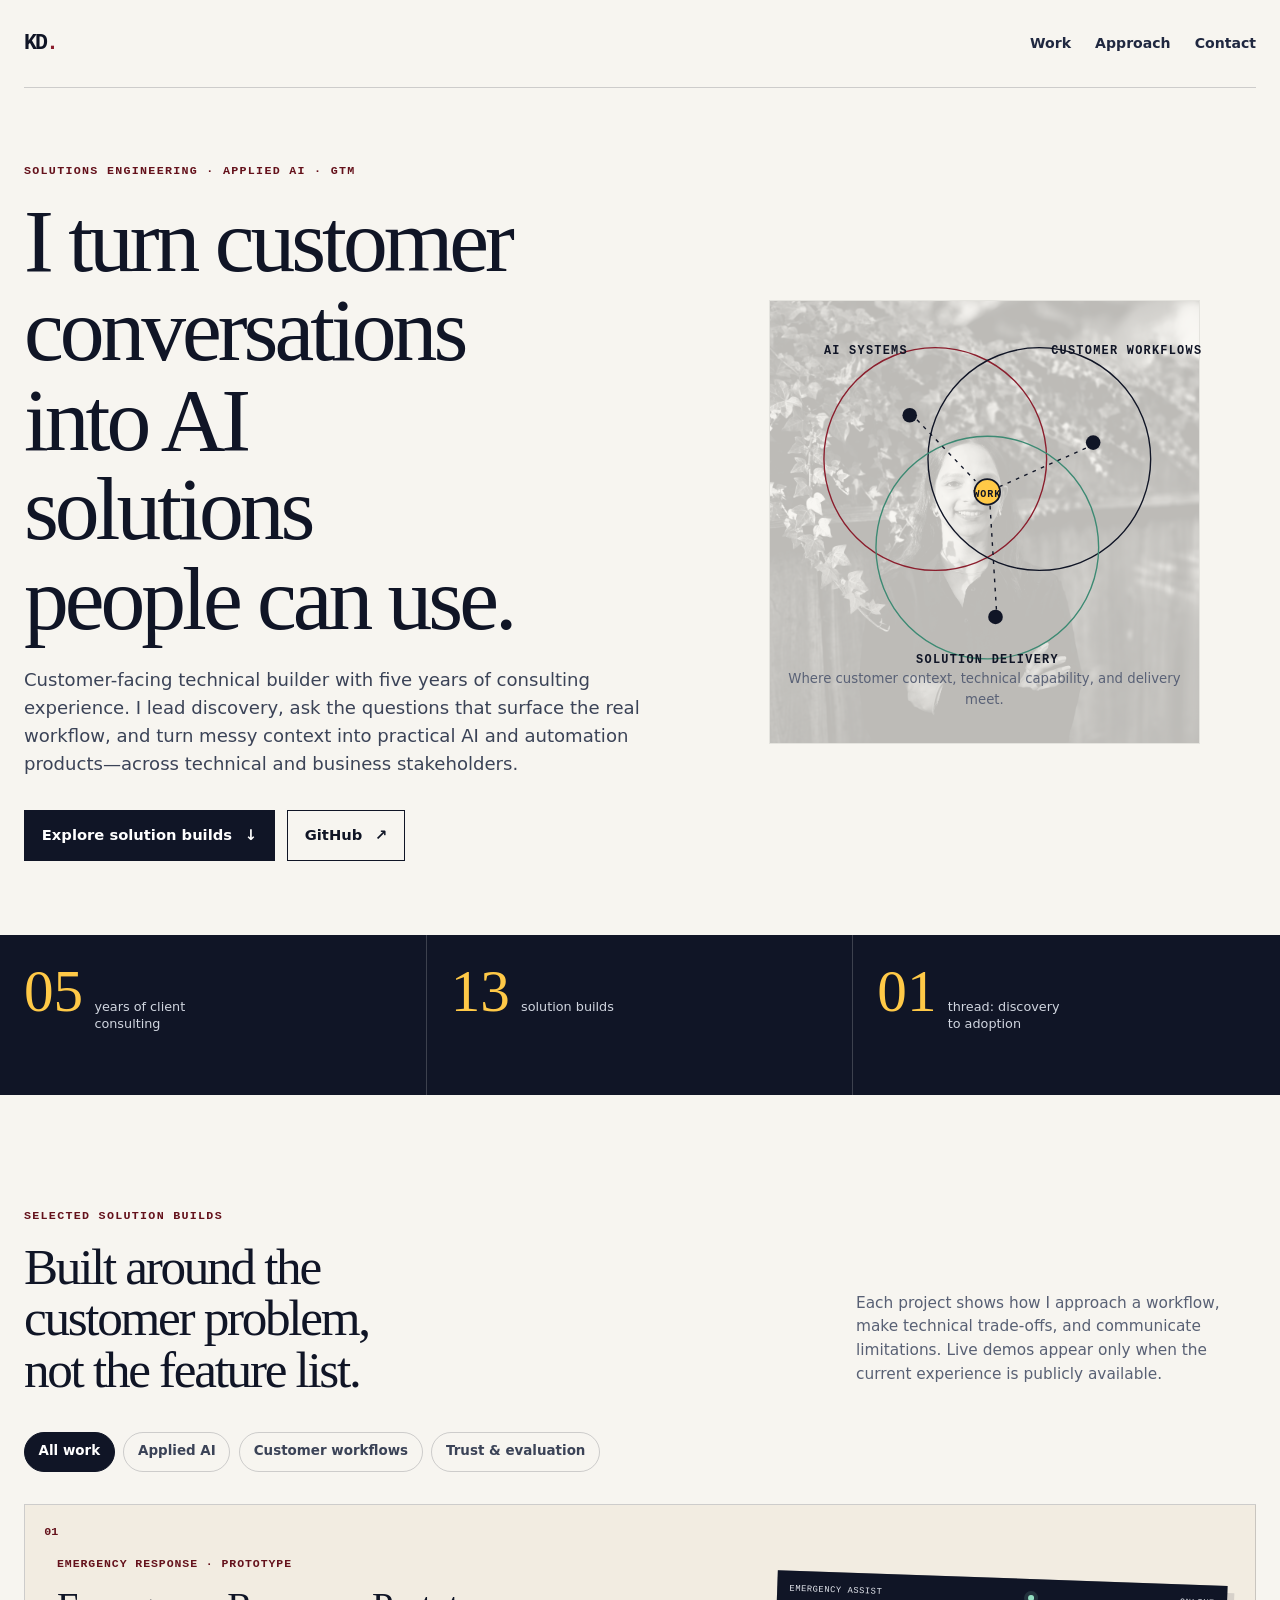
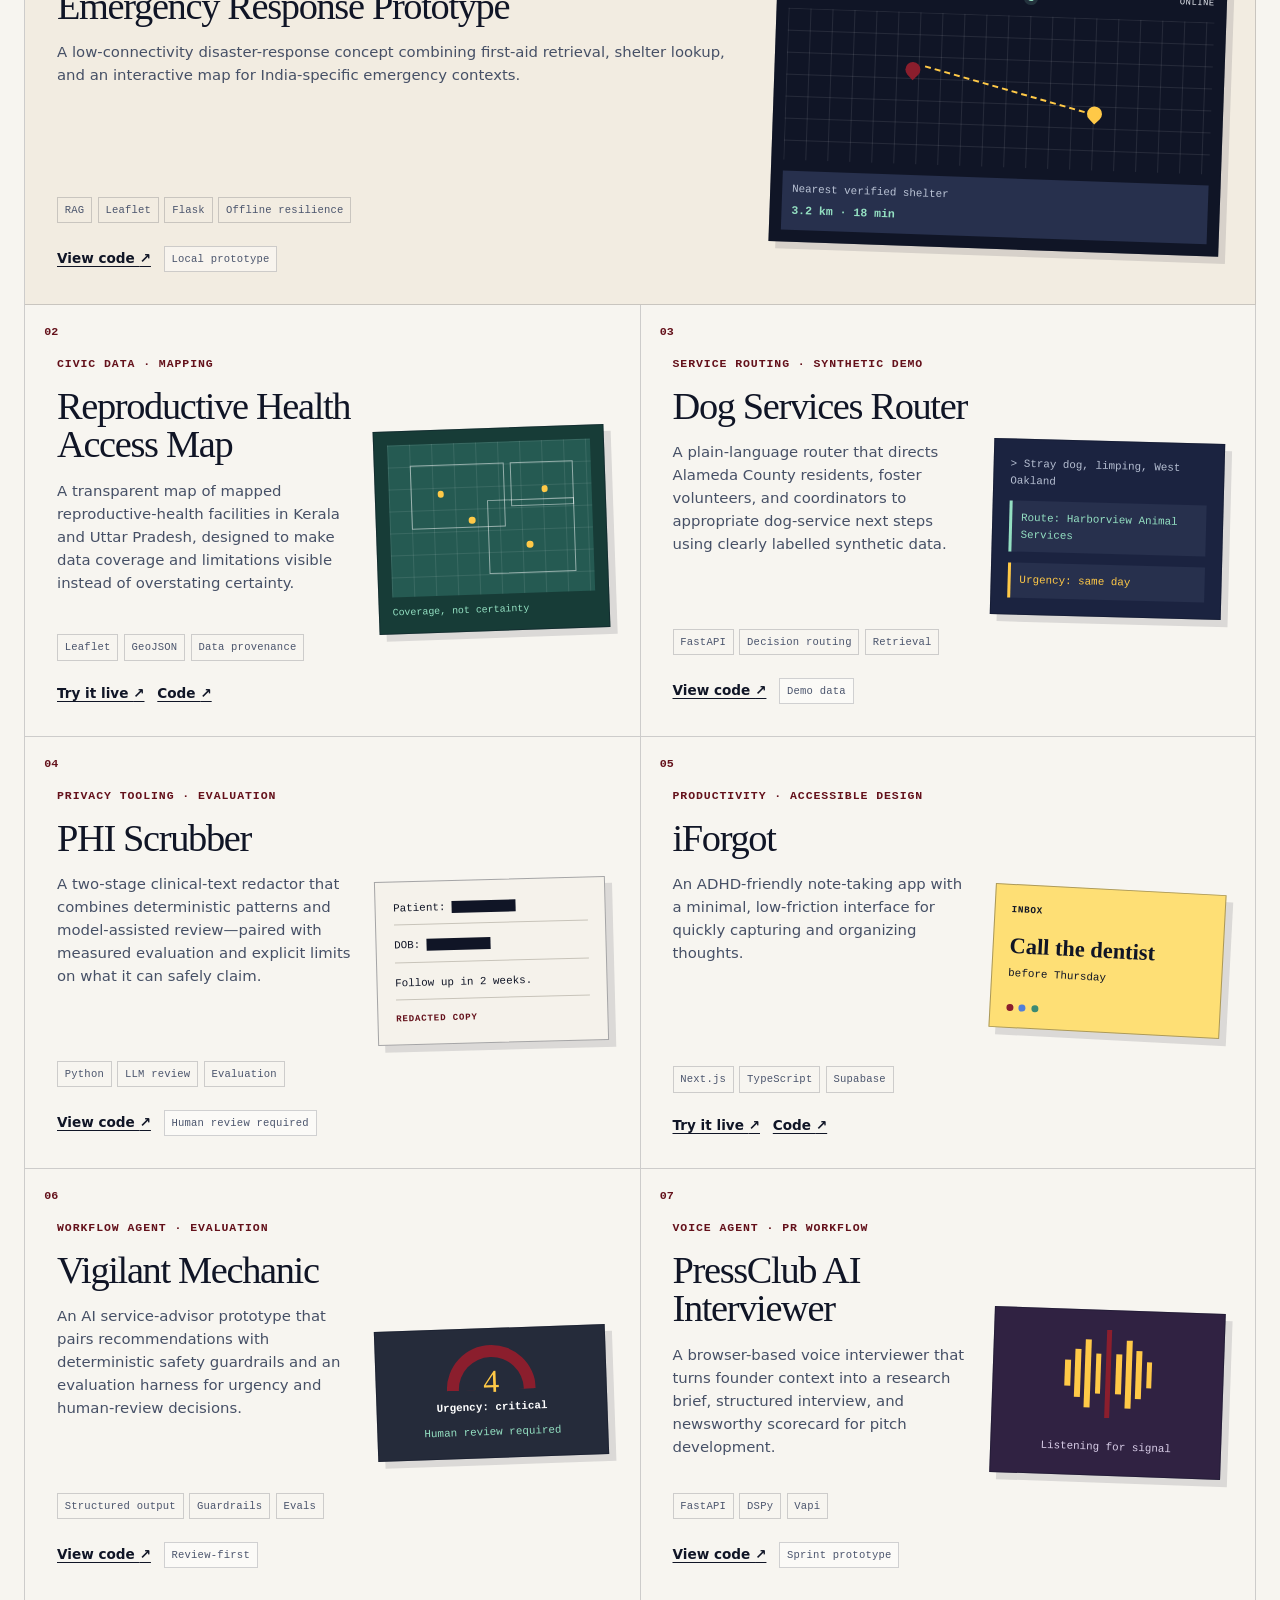
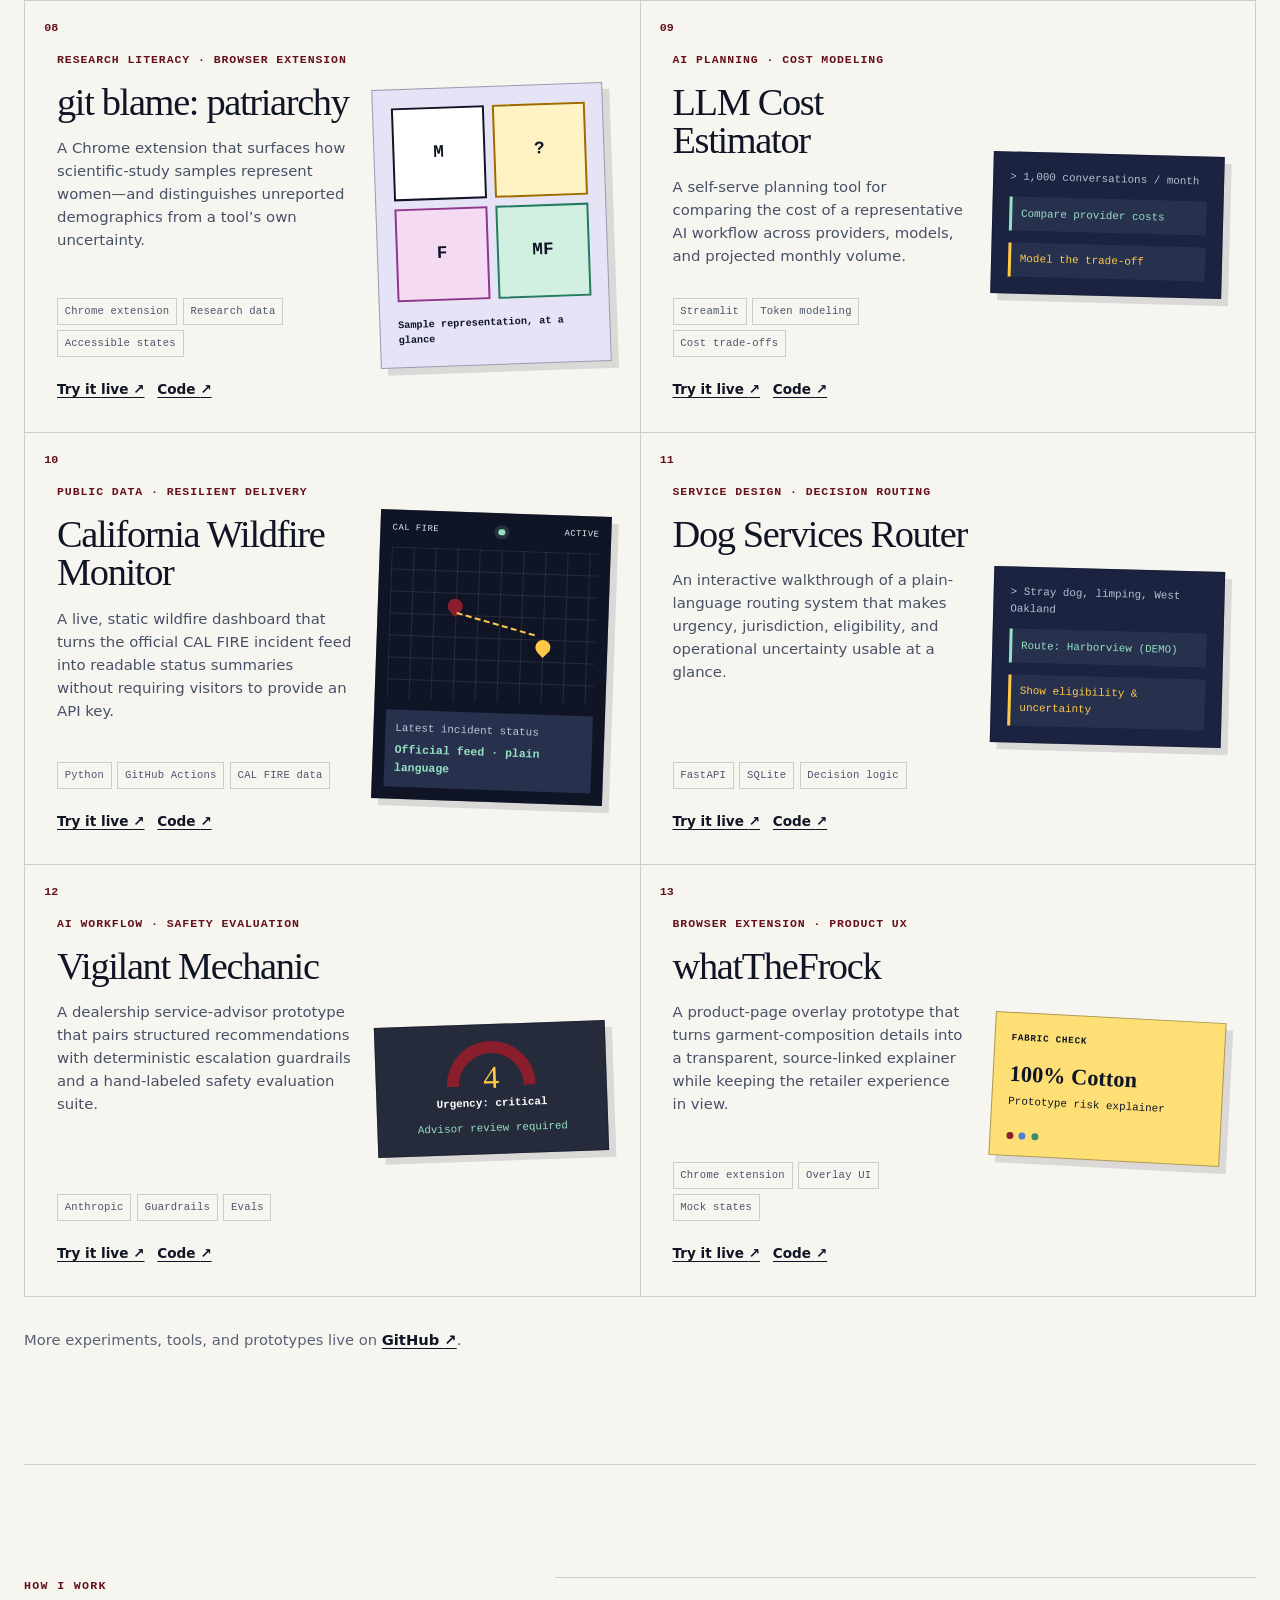
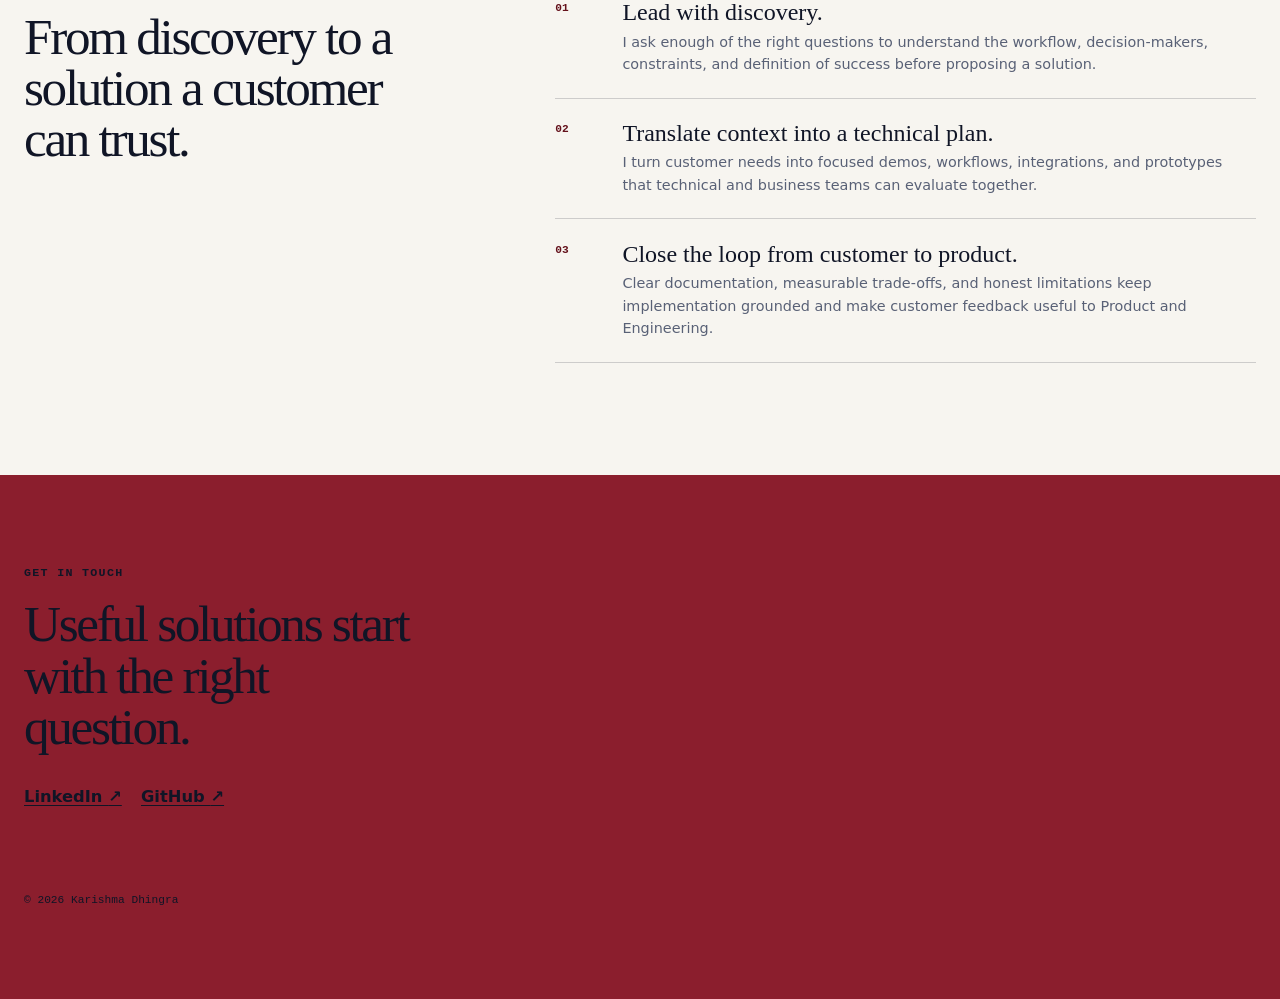
<file: index.html>
<!doctype html>
<html lang="en">
  <head>
    <meta charset="utf-8">
    <meta name="viewport" content="width=device-width, initial-scale=1">
    <meta name="description" content="Karishma Dhingra is a customer-facing technical builder with five years of consulting experience, focused on AI solutions, discovery, and workflow design.">
    <title>Karishma Dhingra — Solutions Engineering &amp; Applied AI</title>
    <link rel="icon" type="image/svg+xml" href="data:image/svg+xml,%3Csvg xmlns='http://www.w3.org/2000/svg' viewBox='0 0 64 64'%3E%3Crect width='64' height='64' rx='14' fill='%238b1e2d'/%3E%3Cpath d='M17 13h11v15l12-15h14L37 33l18 18H40L28 38v13H17z' fill='%230b1020'/%3E%3C/svg%3E">
    <link rel="stylesheet" href="style.css">
    <link rel="stylesheet" href="portrait.css">
    <link rel="stylesheet" href="theme.css">
  </head>
  <body>
    <a class="skip-link" href="#work">Skip to selected work</a>
    <header class="site-header">
      <a class="wordmark" href="#top" aria-label="Karishma Dhingra home">KD<span>.</span></a>
      <nav aria-label="Primary navigation"><a href="#work">Work</a><a href="#approach">Approach</a><a href="#contact">Contact</a></nav>
    </header>
    <main id="top">
      <section class="hero" aria-labelledby="hero-title">
        <div class="hero-copy">
          <p class="eyebrow">Solutions Engineering · Applied AI · GTM</p>
          <h1 id="hero-title">I turn customer conversations into AI solutions people can use.</h1>
          <p class="lede">Customer-facing technical builder with five years of consulting experience. I lead discovery, ask the questions that surface the real workflow, and turn messy context into practical AI and automation products—across technical and business stakeholders.</p>
          <div class="hero-actions"><a class="button button-primary" href="#work">Explore solution builds <span aria-hidden="true">↓</span></a><a class="button button-secondary" href="https://github.com/karishmadhingra30" target="_blank" rel="noreferrer">GitHub <span aria-hidden="true">↗</span></a></div>
        </div>
        <div class="hero-visual">
          <img class="portrait" src="assets/website_photos/MainHeadshot.jpg" alt="Portrait of Karishma Dhingra">
          <figure class="signal-map" aria-labelledby="signal-map-caption">
          <svg viewBox="0 0 560 400" role="img" aria-labelledby="signal-map-title signal-map-desc">
            <title id="signal-map-title">A map of Karishma's solution-building focus</title><desc id="signal-map-desc">Three overlapping circles identify AI systems, customer workflows, and solution delivery.</desc>
            <circle class="orbit orbit-one" cx="226" cy="160" r="122"></circle><circle class="orbit orbit-two" cx="340" cy="160" r="122"></circle><circle class="orbit orbit-three" cx="283" cy="257" r="122"></circle>
            <circle class="node node-main" cx="283" cy="196" r="14"></circle><circle class="node" cx="198" cy="112" r="8"></circle><circle class="node" cx="399" cy="142" r="8"></circle><circle class="node" cx="292" cy="333" r="8"></circle><path class="connector" d="M206 117 270 184M391 148 297 190M293 325 286 211"></path>
            <text x="104" y="45">AI SYSTEMS</text><text x="353" y="45">CUSTOMER WORKFLOWS</text><text x="205" y="384">SOLUTION DELIVERY</text><text class="center-label" x="283" y="202" text-anchor="middle">WORK</text>
          </svg>
          <figcaption id="signal-map-caption">Where customer context, technical capability, and delivery meet.</figcaption>
          </figure>
        </div>
      </section>
      <section class="proof" aria-label="Portfolio highlights"><div><strong>05</strong><span>years of client consulting</span></div><div><strong>13</strong><span>solution builds</span></div><div><strong>01</strong><span>thread: discovery to adoption</span></div></section>
      <section class="work-section" id="work" aria-labelledby="work-title">
        <div class="section-heading"><div><p class="eyebrow">Selected work</p><h2 id="work-title">Useful in the real world, not just on a whiteboard.</h2></div><p>Each project links to the repository. Live demos appear only when the current experience is publicly available.</p></div>
        <div class="filters" role="group" aria-label="Filter projects by focus"><button class="filter is-active" type="button" data-filter="all" aria-pressed="true">All work</button><button class="filter" type="button" data-filter="ai" aria-pressed="false">AI products</button><button class="filter" type="button" data-filter="public" aria-pressed="false">Public interest</button><button class="filter" type="button" data-filter="safety" aria-pressed="false">Safety &amp; research</button></div>
        <div class="project-grid">
          <article class="project project-featured" data-categories="ai public safety"><div class="project-number">01</div><div class="project-content"><p class="project-type">Emergency response · prototype</p><h3>Emergency Response Prototype</h3><p>A low-connectivity disaster-response concept combining first-aid retrieval, shelter lookup, and an interactive map for India-specific emergency contexts.</p><ul class="tags" aria-label="Technologies and themes"><li>RAG</li><li>Leaflet</li><li>Flask</li><li>Offline resilience</li></ul><div class="project-links"><a href="https://github.com/karishmadhingra30/emergency" target="_blank" rel="noreferrer">View code <span aria-hidden="true">↗</span></a><span class="status">Local prototype</span></div></div><div class="artifact emergency-artifact" aria-hidden="true"><div class="artifact-topline"><span>EMERGENCY ASSIST</span><i></i><span>ONLINE</span></div><div class="map-grid"><span class="pin pin-a"></span><span class="pin pin-b"></span><span class="route"></span></div><div class="artifact-panel"><span>Nearest verified shelter</span><strong>3.2 km · 18 min</strong></div></div></article>
          <article class="project" data-categories="public safety"><div class="project-number">02</div><div class="project-content"><p class="project-type">Civic data · mapping</p><h3>Reproductive Health Access Map</h3><p>A transparent map of mapped reproductive-health facilities in Kerala and Uttar Pradesh, designed to make data coverage and limitations visible instead of overstating certainty.</p><ul class="tags" aria-label="Technologies and themes"><li>Leaflet</li><li>GeoJSON</li><li>Data provenance</li></ul><div class="project-links"><a href="https://karishmadhingra30.github.io/health_access_mapping_india/" target="_blank" rel="noreferrer">Try it live <span aria-hidden="true">↗</span></a><a href="https://github.com/karishmadhingra30/health_access_mapping_india" target="_blank" rel="noreferrer">Code <span aria-hidden="true">↗</span></a></div></div><div class="artifact map-artifact" aria-hidden="true"><div class="map-grid"><span class="district district-a"></span><span class="district district-b"></span><span class="district district-c"></span><span class="map-dot dot-one"></span><span class="map-dot dot-two"></span><span class="map-dot dot-three"></span><span class="map-dot dot-four"></span></div><p>Coverage, not certainty</p></div></article>
          <article class="project" data-categories="ai public"><div class="project-number">03</div><div class="project-content"><p class="project-type">Service routing · synthetic demo</p><h3>Dog Services Router</h3><p>A plain-language router that directs Alameda County residents, foster volunteers, and coordinators to appropriate dog-service next steps using clearly labelled synthetic data.</p><ul class="tags" aria-label="Technologies and themes"><li>FastAPI</li><li>Decision routing</li><li>Retrieval</li></ul><div class="project-links"><a href="https://github.com/karishmadhingra30/dog-universe" target="_blank" rel="noreferrer">View code <span aria-hidden="true">↗</span></a><span class="status">Demo data</span></div></div><div class="artifact router-artifact" aria-hidden="true"><span class="prompt">&gt; Stray dog, limping, West Oakland</span><span class="reply">Route: Harborview Animal Services</span><span class="reply muted">Urgency: same day</span></div></article>
          <article class="project" data-categories="ai safety"><div class="project-number">04</div><div class="project-content"><p class="project-type">Privacy tooling · evaluation</p><h3>PHI Scrubber</h3><p>A two-stage clinical-text redactor that combines deterministic patterns and model-assisted review—paired with measured evaluation and explicit limits on what it can safely claim.</p><ul class="tags" aria-label="Technologies and themes"><li>Python</li><li>LLM review</li><li>Evaluation</li></ul><div class="project-links"><a href="https://github.com/karishmadhingra30/phi_scrubber" target="_blank" rel="noreferrer">View code <span aria-hidden="true">↗</span></a><span class="status">Human review required</span></div></div><div class="artifact redact-artifact" aria-hidden="true"><span>Patient: <b></b></span><span>DOB: <b></b></span><span>Follow up in 2 weeks.</span><em>REDACTED COPY</em></div></article>
          <article class="project" data-categories="ai"><div class="project-number">05</div><div class="project-content"><p class="project-type">Productivity · accessible design</p><h3>iForgot</h3><p>An ADHD-friendly note-taking app with a minimal, low-friction interface for quickly capturing and organizing thoughts.</p><ul class="tags" aria-label="Technologies and themes"><li>Next.js</li><li>TypeScript</li><li>Supabase</li></ul><div class="project-links"><a href="https://i-forgot-three.vercel.app" target="_blank" rel="noreferrer">Try it live <span aria-hidden="true">↗</span></a><a href="https://github.com/karishmadhingra30/iForgot" target="_blank" rel="noreferrer">Code <span aria-hidden="true">↗</span></a></div></div><div class="artifact notes-artifact" aria-hidden="true"><span class="note-label">INBOX</span><strong>Call the dentist</strong><p>before Thursday</p><div class="note-dots"><i></i><i></i><i></i></div></div></article>
          <article class="project" data-categories="ai safety"><div class="project-number">06</div><div class="project-content"><p class="project-type">Workflow agent · evaluation</p><h3>Vigilant Mechanic</h3><p>An AI service-advisor prototype that pairs recommendations with deterministic safety guardrails and an evaluation harness for urgency and human-review decisions.</p><ul class="tags" aria-label="Technologies and themes"><li>Structured output</li><li>Guardrails</li><li>Evals</li></ul><div class="project-links"><a href="https://github.com/karishmadhingra30/vigilant-mechanic" target="_blank" rel="noreferrer">View code <span aria-hidden="true">↗</span></a><span class="status">Review-first</span></div></div><div class="artifact mechanic-artifact" aria-hidden="true"><div class="gauge"><span>4</span></div><strong>Urgency: critical</strong><p>Human review required</p></div></article>
          <article class="project" data-categories="ai"><div class="project-number">07</div><div class="project-content"><p class="project-type">Voice agent · PR workflow</p><h3>PressClub AI Interviewer</h3><p>A browser-based voice interviewer that turns founder context into a research brief, structured interview, and newsworthy scorecard for pitch development.</p><ul class="tags" aria-label="Technologies and themes"><li>FastAPI</li><li>DSPy</li><li>Vapi</li></ul><div class="project-links"><a href="https://github.com/karishmadhingra30/voiceInterviewAgent-sprint" target="_blank" rel="noreferrer">View code <span aria-hidden="true">↗</span></a><span class="status">Sprint prototype</span></div></div><div class="artifact voice-artifact" aria-hidden="true"><div class="wave"><i></i><i></i><i></i><i></i><i></i><i></i><i></i><i></i><i></i></div><p>Listening for signal</p></div></article>
          <article class="project" data-categories="public safety"><div class="project-number">08</div><div class="project-content"><p class="project-type">Research literacy · browser extension</p><h3>git blame: patriarchy</h3><p>A Chrome extension that surfaces how scientific-study samples represent women—and distinguishes unreported demographics from a tool’s own uncertainty.</p><ul class="tags" aria-label="Technologies and themes"><li>Chrome extension</li><li>Research data</li><li>Accessible states</li></ul><div class="project-links"><a href="https://karishmadhingra30.github.io/git_blame_gender_data_gap/" target="_blank" rel="noreferrer">Try it live <span aria-hidden="true">↗</span></a><a href="https://github.com/karishmadhingra30/git_blame_gender_data_gap" target="_blank" rel="noreferrer">Code <span aria-hidden="true">↗</span></a></div></div><div class="artifact badge-artifact" aria-hidden="true"><div><b>M</b><b>?</b><b>F</b><b>MF</b></div><p>Sample representation, at a glance</p></div></article>
          <article class="project" data-categories="ai"><div class="project-number">09</div><div class="project-content"><p class="project-type">AI planning · cost modeling</p><h3>LLM Cost Estimator</h3><p>A self-serve planning tool for comparing the cost of a representative AI workflow across providers, models, and projected monthly volume.</p><ul class="tags" aria-label="Technologies and themes"><li>Streamlit</li><li>Token modeling</li><li>Cost trade-offs</li></ul><div class="project-links"><a href="https://karishma-token-spend.streamlit.app/" target="_blank" rel="noreferrer">Try it live <span aria-hidden="true">↗</span></a><a href="https://github.com/karishmadhingra30/token-spend" target="_blank" rel="noreferrer">Code <span aria-hidden="true">↗</span></a></div></div><div class="artifact router-artifact" aria-hidden="true"><span class="prompt">&gt; 1,000 conversations / month</span><span class="reply">Compare provider costs</span><span class="reply muted">Model the trade-off</span></div></article>
          <article class="project" data-categories="public safety"><div class="project-number">10</div><div class="project-content"><p class="project-type">Public data · resilient delivery</p><h3>California Wildfire Monitor</h3><p>A live, static wildfire dashboard that turns the official CAL FIRE incident feed into readable status summaries without requiring visitors to provide an API key.</p><ul class="tags" aria-label="Technologies and themes"><li>Python</li><li>GitHub Actions</li><li>CAL FIRE data</li></ul><div class="project-links"><a href="https://karishmadhingra30.github.io/am-I-on-Fire/" target="_blank" rel="noreferrer">Try it live <span aria-hidden="true">↗</span></a><a href="https://github.com/karishmadhingra30/am-I-on-Fire" target="_blank" rel="noreferrer">Code <span aria-hidden="true">↗</span></a></div></div><div class="artifact emergency-artifact" aria-hidden="true"><div class="artifact-topline"><span>CAL FIRE</span><i></i><span>ACTIVE</span></div><div class="map-grid"><span class="pin pin-a"></span><span class="pin pin-b"></span><span class="route"></span></div><div class="artifact-panel"><span>Latest incident status</span><strong>Official feed · plain language</strong></div></div></article>
          <article class="project" data-categories="ai public safety"><div class="project-number">11</div><div class="project-content"><p class="project-type">Service design · decision routing</p><h3>Dog Services Router</h3><p>An interactive walkthrough of a plain-language routing system that makes urgency, jurisdiction, eligibility, and operational uncertainty usable at a glance.</p><ul class="tags" aria-label="Technologies and themes"><li>FastAPI</li><li>SQLite</li><li>Decision logic</li></ul><div class="project-links"><a href="https://karishmadhingra30.github.io/dog-universe/" target="_blank" rel="noreferrer">Try it live <span aria-hidden="true">↗</span></a><a href="https://github.com/karishmadhingra30/dog-universe" target="_blank" rel="noreferrer">Code <span aria-hidden="true">↗</span></a></div></div><div class="artifact router-artifact" aria-hidden="true"><span class="prompt">&gt; Stray dog, limping, West Oakland</span><span class="reply">Route: Harborview (DEMO)</span><span class="reply muted">Show eligibility &amp; uncertainty</span></div></article>
          <article class="project" data-categories="ai safety"><div class="project-number">12</div><div class="project-content"><p class="project-type">AI workflow · safety evaluation</p><h3>Vigilant Mechanic</h3><p>A dealership service-advisor prototype that pairs structured recommendations with deterministic escalation guardrails and a hand-labeled safety evaluation suite.</p><ul class="tags" aria-label="Technologies and themes"><li>Anthropic</li><li>Guardrails</li><li>Evals</li></ul><div class="project-links"><a href="https://karishmadhingra30.github.io/vigilant-mechanic/" target="_blank" rel="noreferrer">Try it live <span aria-hidden="true">↗</span></a><a href="https://github.com/karishmadhingra30/vigilant-mechanic" target="_blank" rel="noreferrer">Code <span aria-hidden="true">↗</span></a></div></div><div class="artifact mechanic-artifact" aria-hidden="true"><div class="gauge"><span>4</span></div><strong>Urgency: critical</strong><p>Advisor review required</p></div></article>
          <article class="project" data-categories="ai safety"><div class="project-number">13</div><div class="project-content"><p class="project-type">Browser extension · product UX</p><h3>whatTheFrock</h3><p>A product-page overlay prototype that turns garment-composition details into a transparent, source-linked explainer while keeping the retailer experience in view.</p><ul class="tags" aria-label="Technologies and themes"><li>Chrome extension</li><li>Overlay UI</li><li>Mock states</li></ul><div class="project-links"><a href="https://karishmadhingra30.github.io/whatTheFrock/" target="_blank" rel="noreferrer">Try it live <span aria-hidden="true">↗</span></a><a href="https://github.com/karishmadhingra30/whatTheFrock" target="_blank" rel="noreferrer">Code <span aria-hidden="true">↗</span></a></div></div><div class="artifact notes-artifact" aria-hidden="true"><span class="note-label">FABRIC CHECK</span><strong>100% Cotton</strong><p>Prototype risk explainer</p><div class="note-dots"><i></i><i></i><i></i></div></div></article>
        </div>
        <p class="all-projects">More experiments, tools, and prototypes live on <a href="https://github.com/karishmadhingra30?tab=repositories" target="_blank" rel="noreferrer">GitHub <span aria-hidden="true">↗</span></a>.</p>
      </section>
      <section class="approach" id="approach" aria-labelledby="approach-title"><div class="approach-title"><p class="eyebrow">How I work</p><h2 id="approach-title">The details are the product.</h2></div><div class="principles"><article><span>01</span><h3>Start with a human constraint.</h3><p>Access, time pressure, cognitive load, privacy, and local infrastructure change what “useful” means.</p></article><article><span>02</span><h3>Make uncertainty visible.</h3><p>Strong systems distinguish a known answer from a missing data point, a prototype, or a decision that needs a person.</p></article><article><span>03</span><h3>Leave evidence behind.</h3><p>Clear setup, evaluation results, documented trade-offs, and honest limitations make a project easier to trust and extend.</p></article></div></section>
    </main>
    <footer id="contact"><p class="eyebrow">Get in touch</p><h2>Let’s build something people can rely on.</h2><div class="footer-links"><a href="https://www.linkedin.com/in/karishma-dhingra-30/" target="_blank" rel="noreferrer">LinkedIn <span aria-hidden="true">↗</span></a><a href="https://github.com/karishmadhingra30" target="_blank" rel="noreferrer">GitHub <span aria-hidden="true">↗</span></a></div><p class="copyright">© <span id="year"></span> Karishma Dhingra</p></footer>
    <script src="script.js"></script>
    <script src="portfolio-copy.js"></script>
  </body>
</html>
</file>
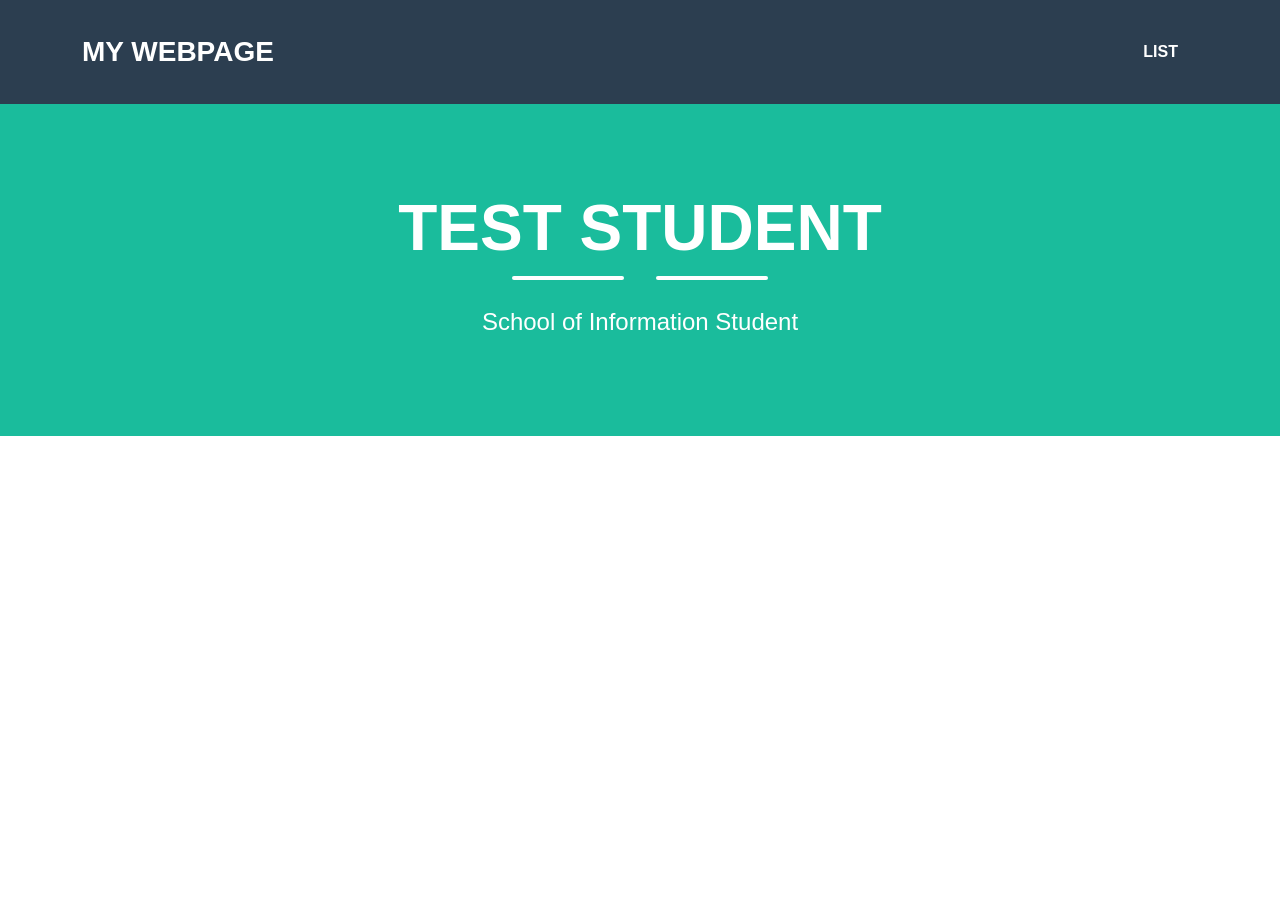
<file: WebsiteAssignmentFiles/index.html>
<!DOCTYPE HTML>  
<html>  
    <header>
        <link rel="stylesheet" href="style.css">
        <link rel="stylesheet" href="table_style.css">
        <title>My Webpage Title</title>
    </header>
    <body>  
        <!---Navigation--->
        <!--This section of code defines the navigation bar at the top of the page.  The classes used here are defined in the style.css file.-->
        <nav class="navbar navbar-expand-lg bg-secondary text-uppercase fixed-top" id="mainNav">
            <div class="container">
                <!--This code defines the "My Webpage" link in the top left corner of the navigation pane-->
                <a class="navbar-brand" href="./index.html">My Webpage</a>
                <!--This code defines the "List" link in the top right corner of the navigation pane-->
                <ul class="navbar-nav ms-auto">
                    <li class="nav-item mx-0 mx-lg-1"><a class="nav-link py-3 px-0 px-lg-3 rounded" href="./list.html">List</a></li>
                </ul>
            </div>
        </nav>
        <!--This section defines the middle section of the webpage-->
        <header class="masthead bg-primary text-white text-center">
            <div class="container d-flex align-items-center flex-column">
                
                <!-- This code is for the student name-->
                <h1 class="masthead-heading text-uppercase mb-0">Test Student</h1>
                <!--This code creates the two lines separating the student name from the subtitle-->
                <div class="divider-custom divider-light">
                    <div class="divider-custom-line"></div>
                    <div class="divider-custom-line"></div>
                </div>
                <!--This code creates the subheading underneath the line dividers-->
                <p class="masthead-subheading font-weight-light mb-0">School of Information Student</p>
            </div>
        </header>
        <section class="text-center">

            <div class="col-md-6 col-lg-4 mb-5">
                <!-- put your bio paragraph here; remember to use the correct html tags -->
                
            </div>
        </section>
    </body>

</html>
</file>
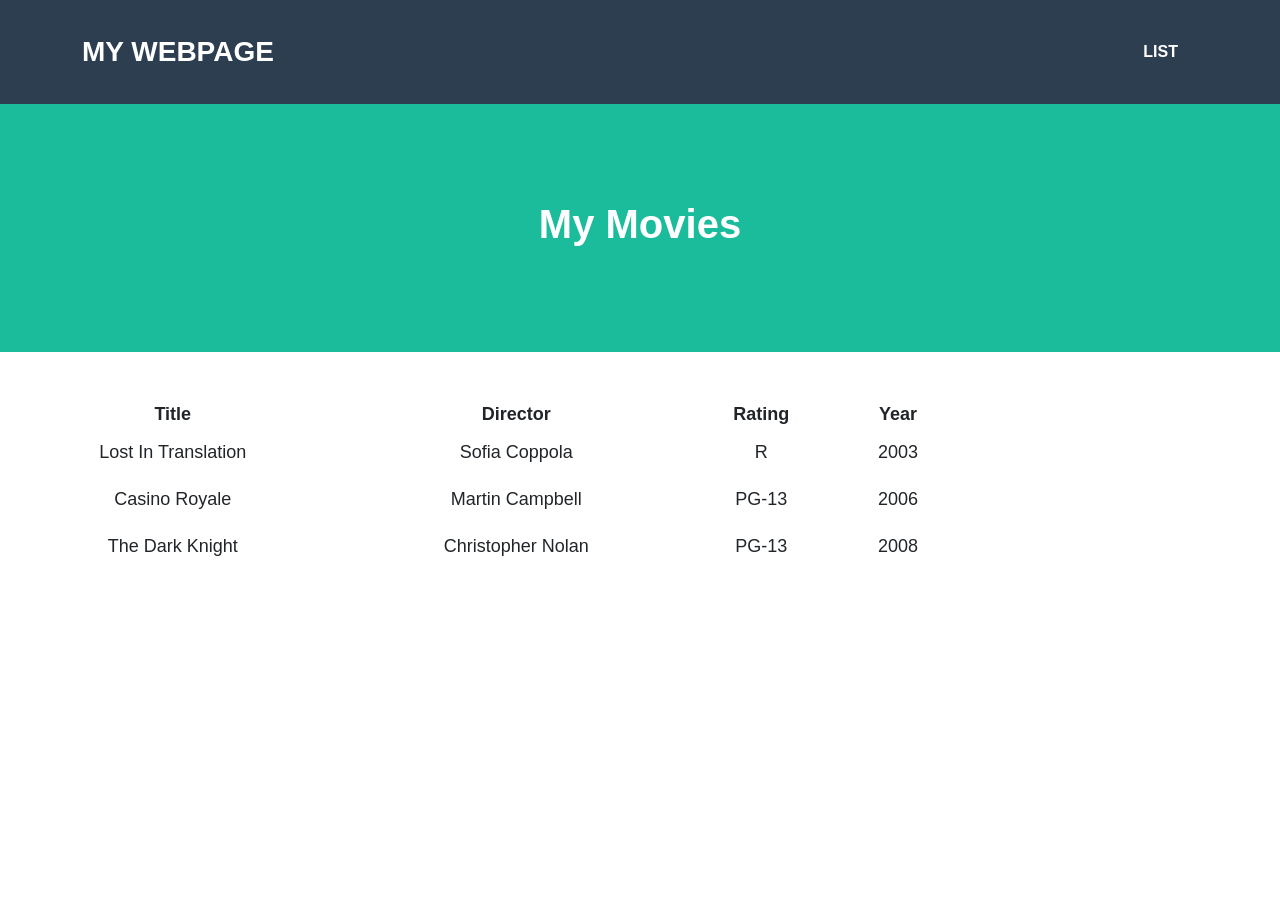
<file: WebsiteAssignmentFiles/list.html>
<!DOCTYPE HTML>  
<html>  
    <header>
        <link rel="stylesheet" href="style.css">
        <link rel="stylesheet" href="table_style.css">
        <title>My Webpage Title</title>
    </header>
    <body>  
        <!---Navigation--->
        <!--This section of code defines the navigation bar at the top of the page.  The classes used here are defined in the style.css file.-->
        <nav class="navbar navbar-expand-lg bg-secondary text-uppercase fixed-top" id="mainNav">
            <div class="container">
                <!--This code defines the "My Webpage" link in the top right corner of the navigation pane-->
                <a class="navbar-brand" href="">My Webpage</a>
                <!--This code defines the "List" link in the top left corner of the navigation pane-->
                <ul class="navbar-nav ms-auto">
                    <li class="nav-item mx-0 mx-lg-1"><a class="nav-link py-3 px-0 px-lg-3 rounded" href="./list.html">List</a></li>
                </ul>
            </div>
        </nav>
        <!--This code creates the middle section of the webpage-->
        <header class="masthead bg-primary text-white text-center">
            <h1>My Movies</h1>
        </header>
        <!--Here is where the table will be loaded in.  The actual table will be loaded in JavaScript.-->
        <section class="mt-5 text-center">
            <div id="showDataJSON"></div>
        </section>
    </body>

    <script>

        /*
        * RENDERING THE JSON TABLE
        * Get JSON data from file
        * Get headers from retrieved data
        * Set headers for table
        * Add data to table
        * Add table to DOM
        */
        fetch('./list_data.json')
            .then(response => response.json())
            .then(data => {

                /*
                This section creates the base table and finds the root json node.
                */
                var jsonTable = document.createElement("table");
                var tr = jsonTable.insertRow(-1);   
                jsonTable.style.width = "75%";
                let root;
                for (let prop in data) {
                    root = prop;
                }

                /*
                This section selects the headers for the table
                */
                let headers = Object.keys(data[root][0]);
                headers.forEach(header => {
                    var th = document.createElement("th");      
                    th.innerHTML = header;
                    tr.appendChild(th);
                })              
                /*
                This section adds the data into each row of the list
                */
                let items = Object.keys(data[root]);
                items.forEach(item => {
                    tr = jsonTable.insertRow(-1);
                    for (let key in data[root][item]) {
                       var tabCell = tr.insertCell(-1);
                       tabCell.innerHTML = data[root][item][key];
                    }
                })
                /*
                This section adds the table to the HTML
                */
                var divContainer = document.getElementById("showDataJSON");
                divContainer.innerHTML = "";
                divContainer.appendChild(jsonTable);
            });
    </script>  
</html>
</file>
<file: style.css>
:root{--ink:#101526;--ink-soft:#202840;--paper:#f7f5f0;--paper-deep:#ebe8e0;--accent:#f4512e;--accent-dark:#d43a1c;--gold:#ffc947;--mint:#94e0c2;--line:rgba(16,21,38,.18);--font-display:Georgia,"Times New Roman",serif;--font-body:Inter,ui-sans-serif,system-ui,-apple-system,BlinkMacSystemFont,"Segoe UI",sans-serif;--font-mono:"SFMono-Regular",Consolas,"Liberation Mono",monospace}*{box-sizing:border-box}html{scroll-behavior:smooth}body{margin:0;background:var(--paper);color:var(--ink);font-family:var(--font-body);line-height:1.55}a{color:inherit;text-underline-offset:.2em;text-decoration-thickness:1px}a:hover{color:var(--accent-dark)}button{font:inherit}.skip-link{position:fixed;z-index:30;top:-4rem;left:1rem;padding:.7rem 1rem;background:var(--gold);color:var(--ink);font-weight:700}.skip-link:focus{top:1rem}.site-header{width:min(1240px,calc(100% - 3rem));margin:0 auto;min-height:5.5rem;display:flex;align-items:center;justify-content:space-between;border-bottom:1px solid var(--line)}.wordmark{font-family:var(--font-mono);font-size:1.35rem;font-weight:800;letter-spacing:-.09em;text-decoration:none}.wordmark span{color:var(--accent)}nav{display:flex;gap:1.5rem}nav a{color:var(--ink-soft);font-size:.88rem;font-weight:700;text-decoration:none}.hero{width:min(1240px,calc(100% - 3rem));margin:0 auto;min-height:39rem;display:grid;grid-template-columns:minmax(0,1.07fr) minmax(20rem,.93fr);gap:4rem;align-items:center}.hero-copy{padding:4.6rem 0}.eyebrow{margin:0 0 1rem;color:var(--accent-dark);font-family:var(--font-mono);font-size:.73rem;font-weight:700;letter-spacing:.11em;text-transform:uppercase}h1,h2,h3,p{margin-top:0}h1,h2,h3{line-height:1}h1,h2{font-family:var(--font-display);font-weight:500;letter-spacing:-.045em}h1{max-width:11ch;margin-bottom:1.4rem;font-size:clamp(3.4rem,7vw,6.65rem)}.lede{max-width:43rem;margin-bottom:2rem;color:#3b4357;font-size:1.13rem}.hero-actions{display:flex;flex-wrap:wrap;gap:.75rem}.button{display:inline-flex;gap:.8rem;align-items:center;padding:.83rem 1.05rem;border:1px solid var(--ink);font-size:.92rem;font-weight:750;text-decoration:none;transition:transform .15s ease,background .15s ease}.button:hover{color:var(--ink);transform:translateY(-2px)}.button-primary{background:var(--ink);color:white}.button-primary:hover{background:var(--accent);border-color:var(--accent);color:white}.button-secondary{background:transparent}.button-secondary:hover{background:var(--paper-deep)}.signal-map{width:100%;margin:0;padding:1rem}.signal-map svg{width:100%;overflow:visible}.signal-map figcaption{max-width:26rem;margin:-1rem auto 0;color:#596176;font-size:.83rem;text-align:center}.orbit{fill:none;stroke-width:1.5}.orbit-one{stroke:var(--accent)}.orbit-two{stroke:var(--ink)}.orbit-three{stroke:#3c8a73}.node{fill:var(--ink)}.node-main{fill:var(--gold);stroke:var(--ink);stroke-width:2}.connector{fill:none;stroke:var(--ink);stroke-width:1.5;stroke-dasharray:4 6}.signal-map text{fill:var(--ink);font-family:var(--font-mono);font-size:13px;font-weight:700;letter-spacing:1.4px}.signal-map .center-label{font-size:11px;letter-spacing:1px}.proof{display:grid;grid-template-columns:repeat(3,1fr);background:var(--ink);color:white}.proof div{min-height:10rem;padding:1.7rem max(1.5rem,calc((100vw - 1240px)/2));display:flex;align-items:baseline;gap:.7rem;border-right:1px solid rgba(255,255,255,.19)}.proof div:last-child{border-right:0}.proof strong{color:var(--gold);font-family:var(--font-display);font-size:3.7rem;font-weight:500;line-height:1}.proof span{max-width:8rem;color:#d1d6e0;font-size:.8rem;line-height:1.3}.work-section,.approach{width:min(1240px,calc(100% - 3rem));margin:0 auto;padding:7rem 0}.section-heading{display:grid;grid-template-columns:1fr minmax(15rem,25rem);gap:3rem;align-items:end;margin-bottom:2.3rem}.section-heading h2,.approach h2,footer h2{max-width:16ch;margin-bottom:0;font-size:clamp(2.5rem,4vw,4.3rem)}.section-heading>p{margin-bottom:.5rem;color:#586074;font-size:.96rem}.filters{display:flex;flex-wrap:wrap;gap:.55rem;margin-bottom:2rem}.filter{padding:.55rem .85rem;border:1px solid var(--line);border-radius:999px;background:transparent;color:#3b4357;cursor:pointer;font-size:.84rem;font-weight:700}.filter:hover,.filter:focus-visible{border-color:var(--ink)}.filter.is-active{border-color:var(--ink);background:var(--ink);color:white}.project-grid{display:grid;grid-template-columns:repeat(2,minmax(0,1fr));border-top:1px solid var(--line);border-left:1px solid var(--line)}.project{position:relative;min-height:27rem;display:grid;grid-template-columns:minmax(0,1fr) 42%;gap:1.5rem;padding:3.1rem 2rem 2rem;border-right:1px solid var(--line);border-bottom:1px solid var(--line);background:var(--paper);transition:background .2s ease,transform .2s ease}.project:hover{z-index:1;background:white;transform:translate(-3px,-3px);box-shadow:5px 5px 0 var(--ink)}.project.is-hidden{display:none}.project-featured{grid-column:span 2;min-height:25rem;grid-template-columns:minmax(0,1fr) minmax(16rem,.65fr);background:#f2ece1}.project-number{position:absolute;top:1.1rem;left:1.2rem;color:var(--accent-dark);font-family:var(--font-mono);font-size:.73rem;font-weight:800}.project-content{display:flex;flex-direction:column;align-items:flex-start}.project-type{margin-bottom:.9rem;color:var(--accent-dark);font-family:var(--font-mono);font-size:.72rem;font-weight:700;letter-spacing:.08em;text-transform:uppercase}.project h3{margin-bottom:1rem;font-family:var(--font-display);font-size:clamp(1.75rem,3vw,2.5rem);font-weight:500;letter-spacing:-.035em}.project-content>p:not(.project-type){color:#465066;font-size:.93rem}.tags{display:flex;flex-wrap:wrap;gap:.35rem;margin:auto 0 1.4rem;padding:0;list-style:none}.tags li,.status{border:1px solid var(--line);padding:.25rem .42rem;color:#4b556d;font-family:var(--font-mono);font-size:.66rem;letter-spacing:.02em}.project-links{display:flex;flex-wrap:wrap;gap:.8rem;align-items:center}.project-links a{color:var(--ink);font-size:.85rem;font-weight:800}.status{background:rgba(255,255,255,.42)}.artifact{align-self:center;overflow:hidden;border:1px solid rgba(16,21,38,.35);background:var(--ink);color:white;font-family:var(--font-mono);font-size:.68rem;box-shadow:7px 7px 0 rgba(16,21,38,.12)}.emergency-artifact{padding:.7rem;transform:rotate(2deg)}.artifact-topline{display:flex;justify-content:space-between;align-items:center;color:#e3e6ed;font-size:.55rem;letter-spacing:.06em}.artifact-topline i{width:.42rem;height:.42rem;border-radius:50%;background:var(--mint);box-shadow:0 0 0 4px rgba(148,224,194,.14)}.map-grid{position:relative;min-height:9.5rem;margin:.7rem 0;background-image:linear-gradient(rgba(255,255,255,.09) 1px,transparent 1px),linear-gradient(90deg,rgba(255,255,255,.09) 1px,transparent 1px);background-size:22px 22px}.pin{position:absolute;width:.95rem;height:.95rem;border-radius:50% 50% 50% 0;background:var(--accent);transform:rotate(-45deg)}.pin-a{top:33%;left:28%}.pin-b{top:58%;left:71%;background:var(--gold)}.route{position:absolute;top:48%;left:32%;width:39%;border-top:2px dashed var(--gold);transform:rotate(14deg)}.artifact-panel{display:grid;gap:.3rem;padding:.6rem;background:#27304d}.artifact-panel span{color:#bbc4d6}.artifact-panel strong{color:var(--mint);font-size:.72rem}.map-artifact{padding:.8rem;background:#173c37;transform:rotate(-2deg)}.map-artifact .map-grid{margin:0;background-color:#255a52}.map-artifact p{margin:.5rem 0 0;color:var(--mint);font-size:.62rem}.district{position:absolute;border:1px solid rgba(255,255,255,.5)}.district-a{inset:14% 43% 44% 11%}.district-b{inset:38% 9% 13% 48%}.district-c{inset:14% 9% 57% 60%}.map-dot{position:absolute;width:.42rem;height:.42rem;border-radius:50%;background:var(--gold)}.dot-one{top:31%;left:24%}.dot-two{top:49%;left:39%}.dot-three{top:66%;left:67%}.dot-four{top:30%;left:75%}.router-artifact{display:grid;gap:.7rem;padding:1rem;background:#1b2340;transform:rotate(1.5deg)}.router-artifact .prompt{color:#b6bfd2}.router-artifact .reply{padding:.55rem;border-left:3px solid var(--mint);background:#27304d;color:var(--mint)}.router-artifact .muted{color:var(--gold);border-color:var(--gold)}.redact-artifact{display:grid;gap:.75rem;padding:1.1rem;background:#f5f2eb;color:var(--ink);transform:rotate(-1.5deg)}.redact-artifact span{padding-bottom:.48rem;border-bottom:1px solid #c8c4ba}.redact-artifact b{display:inline-block;width:4rem;height:.76rem;background:var(--ink);vertical-align:middle}.redact-artifact em{align-self:end;color:var(--accent-dark);font-size:.57rem;font-style:normal;font-weight:800;letter-spacing:.09em}.notes-artifact{padding:1rem;background:#fedf75;color:var(--ink);transform:rotate(3deg)}.note-label{font-size:.58rem;font-weight:800;letter-spacing:.08em}.notes-artifact strong{display:block;margin-top:1rem;font-family:var(--font-display);font-size:1.4rem;line-height:1.1}.notes-artifact p{margin:.4rem 0 1.4rem}.note-dots{display:flex;gap:.32rem}.note-dots i{width:.45rem;height:.45rem;border-radius:50%;background:var(--accent)}.note-dots i:nth-child(2){background:#507fd9}.note-dots i:nth-child(3){background:#3c8a73}.mechanic-artifact{display:grid;place-items:center;gap:.55rem;padding:1rem;background:#252b3a;text-align:center;transform:rotate(-2deg)}.gauge{width:5.6rem;height:2.8rem;display:grid;place-items:end center;border:.8rem solid var(--accent);border-bottom:0;border-radius:6rem 6rem 0 0}.gauge span{margin-bottom:-.2rem;color:var(--gold);font-family:var(--font-display);font-size:2rem}.mechanic-artifact strong{color:white}.mechanic-artifact p{margin:0;color:var(--mint)}.voice-artifact{display:grid;gap:1.3rem;place-items:center;padding:1.2rem;background:#302242;transform:rotate(2deg)}.wave{height:5.5rem;display:flex;align-items:center;gap:.28rem}.wave i{display:block;width:.36rem;height:30%;background:var(--gold)}.wave i:nth-child(2),.wave i:nth-child(8){height:55%}.wave i:nth-child(3),.wave i:nth-child(7){height:77%}.wave i:nth-child(4),.wave i:nth-child(6){height:45%}.wave i:nth-child(5){height:100%;background:var(--accent)}.voice-artifact p{margin:0;color:#dacfe9}.badge-artifact{display:grid;gap:1rem;padding:1.1rem;background:#e6e3f7;color:var(--ink);transform:rotate(-2deg)}.badge-artifact div{display:grid;grid-template-columns:repeat(2,1fr);gap:.5rem}.badge-artifact b{display:grid;place-items:center;aspect-ratio:1;border:2px solid var(--ink);background:white;font-size:1.1rem}.badge-artifact b:nth-child(2){border-color:#9e6b00;background:#fff3c4}.badge-artifact b:nth-child(3){border-color:#8e388c;background:#f5daf4}.badge-artifact b:nth-child(4){border-color:#267a61;background:#d2f0e2}.badge-artifact p{margin:0;font-size:.64rem;font-weight:700}.all-projects{margin:2rem 0 0;color:#596176;font-size:.92rem}.all-projects a{color:var(--ink);font-weight:800}.approach{display:grid;grid-template-columns:minmax(15rem,.8fr) minmax(0,1.2fr);gap:4rem;border-top:1px solid var(--line)}.principles{display:grid;gap:0}.principles article{display:grid;grid-template-columns:3.2rem 1fr;column-gap:1rem;padding:1.4rem 0;border-top:1px solid var(--line)}.principles article:last-child{border-bottom:1px solid var(--line)}.principles span{grid-row:span 2;color:var(--accent-dark);font-family:var(--font-mono);font-size:.7rem;font-weight:800}.principles h3{margin-bottom:.4rem;font-family:var(--font-display);font-size:1.5rem;font-weight:500}.principles p{margin-bottom:0;color:#596176;font-size:.9rem}footer{padding:5.6rem max(1.5rem,calc((100% - 1240px)/2));background:var(--accent);color:var(--ink)}footer .eyebrow{color:var(--ink)}footer h2{margin-bottom:2rem}.footer-links{display:flex;flex-wrap:wrap;gap:1.2rem}.footer-links a{font-size:1.02rem;font-weight:800}.copyright{margin:5.2rem 0 0;font-family:var(--font-mono);font-size:.7rem}@media (max-width:860px){.hero{grid-template-columns:1fr;gap:0}.hero-copy{padding-bottom:1rem}.signal-map{max-width:35rem;margin:0 auto 3rem}.proof div{padding:1.5rem}.proof strong{font-size:3rem}.section-heading,.approach{grid-template-columns:1fr;gap:2rem}.project{min-height:26rem;padding:3rem 1.4rem 1.4rem}.project-featured{grid-column:auto}.project-grid{grid-template-columns:1fr}.approach{padding-bottom:5rem}}@media (max-width:560px){.site-header,.hero,.work-section,.approach{width:min(100% - 2rem,1240px)}.site-header{min-height:4.5rem}.site-header nav{gap:.8rem}.site-header nav a{font-size:.78rem}h1{font-size:clamp(3rem,15vw,4.5rem)}.lede{font-size:1rem}.proof{grid-template-columns:1fr}.proof div{min-height:5.5rem;border-right:0;border-bottom:1px solid rgba(255,255,255,.19)}.proof div:last-child{border-bottom:0}.proof strong{width:3.7rem}.work-section{padding:4.8rem 0}.section-heading h2,.approach h2,footer h2{font-size:2.7rem}.project{grid-template-columns:1fr;gap:1rem;min-height:auto}.artifact{min-height:11.5rem;width:min(100%,17rem);justify-self:end}.project-featured .artifact{width:min(100%,20rem)}.tags{margin-top:1rem}.approach{padding-top:4.8rem}.principles article{grid-template-columns:2.5rem 1fr}}@media (prefers-reduced-motion:reduce){html{scroll-behavior:auto}.button,.project{transition:none}}
</file>
<file: portrait.css>
.hero-visual {
  position: relative;
  min-height: 29rem;
  display: grid;
  place-items: center;
  isolation: isolate;
}

.hero-visual .portrait {
  position: absolute;
  z-index: 0;
  inset: 1.25rem 3.5rem 0;
  width: calc(100% - 7rem);
  height: calc(100% - 1.25rem);
  object-fit: cover;
  object-position: 50% 47%;
  filter: contrast(1.05) grayscale(1);
  opacity: .23;
  border: 1px solid rgba(16, 21, 38, .35);
}

.hero-visual .signal-map {
  position: relative;
  z-index: 1;
}

@media (max-width: 860px) {
  .hero-visual { min-height: 23rem; }
  .hero-visual .portrait { inset: 1rem 15% 0; width: 70%; height: calc(100% - 1rem); }
}

@media (max-width: 560px) {
  .hero-visual { min-height: 19rem; }
  .hero-visual .portrait { inset: .5rem 21% 0; width: 58%; height: calc(100% - .5rem); opacity: .16; }
}
</file>
<file: theme.css>
:root {
  --accent: #8b1e2d;
  --accent-dark: #64111b;
}
</file>
<file: WebsiteAssignmentFiles/table_style.css>
table {
  width: 75%;
  font-size: large;
}

td {
  padding: 10px;
}
</file>
